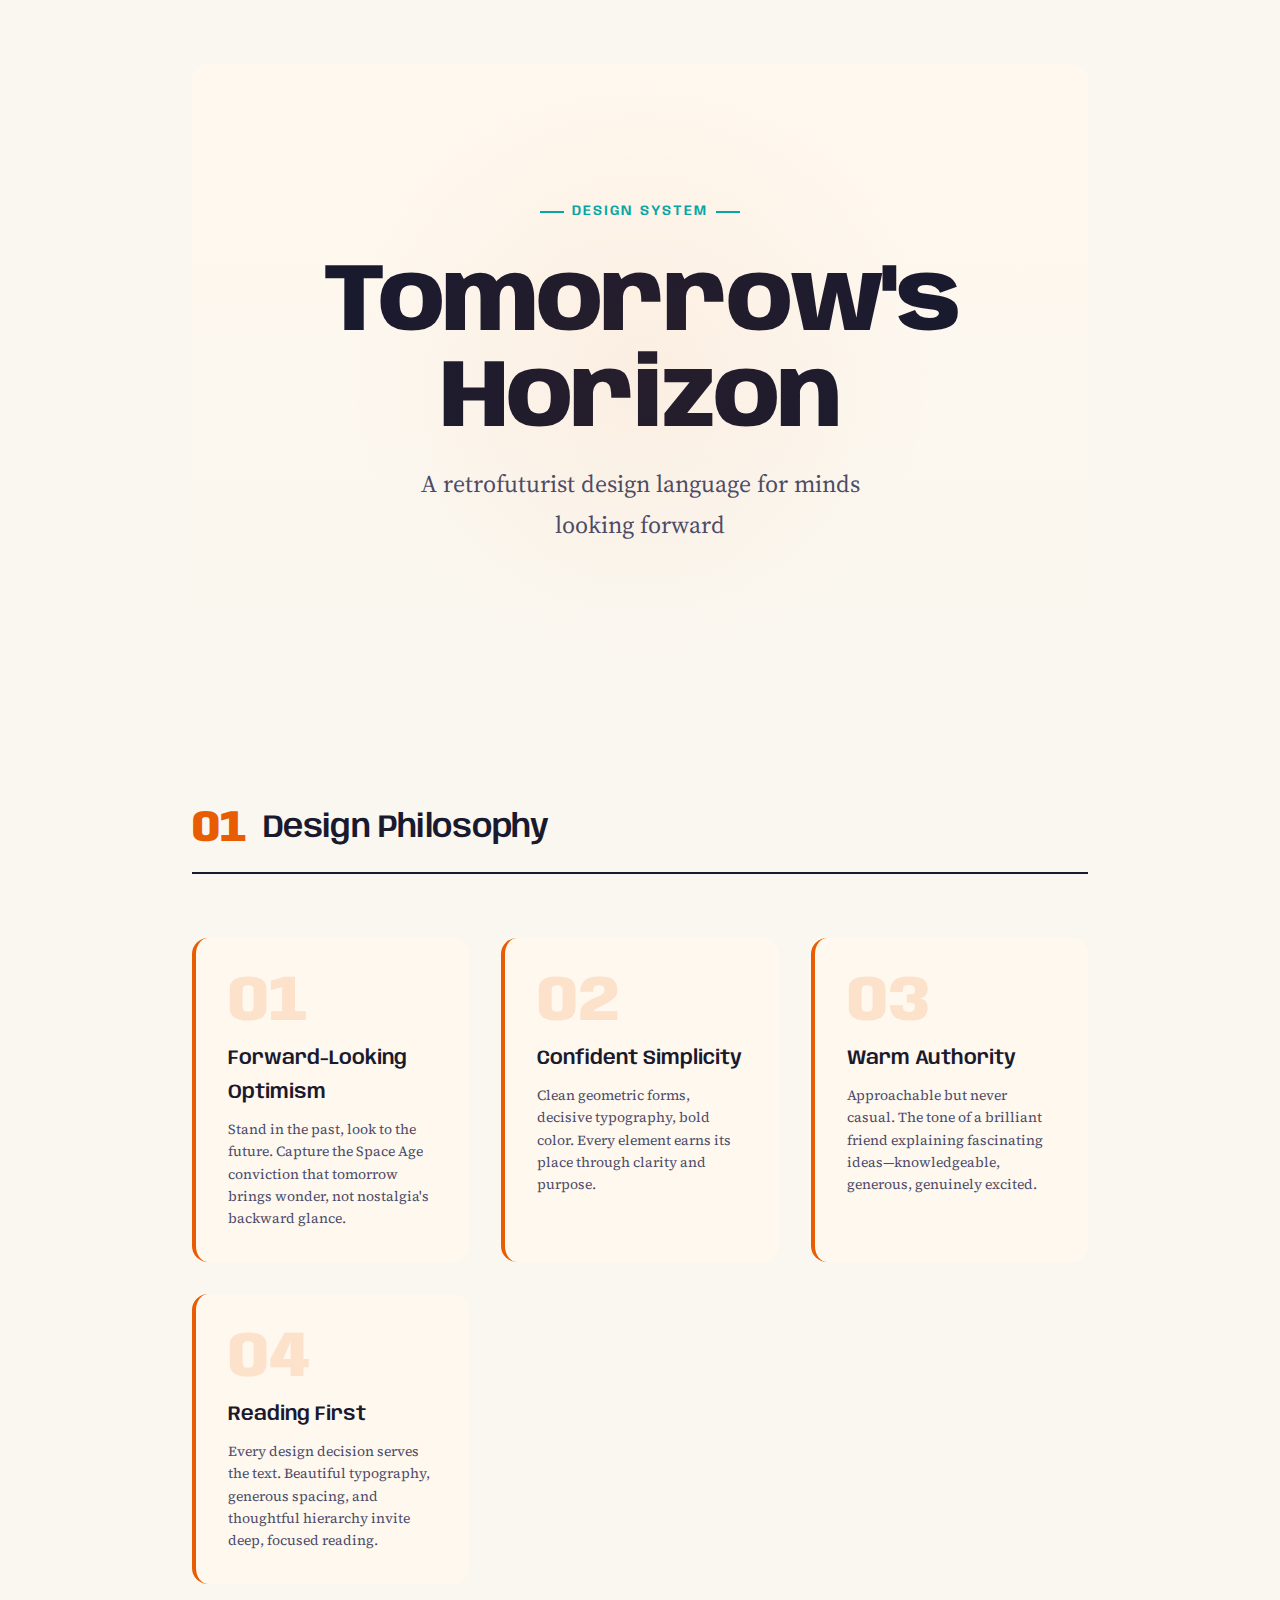
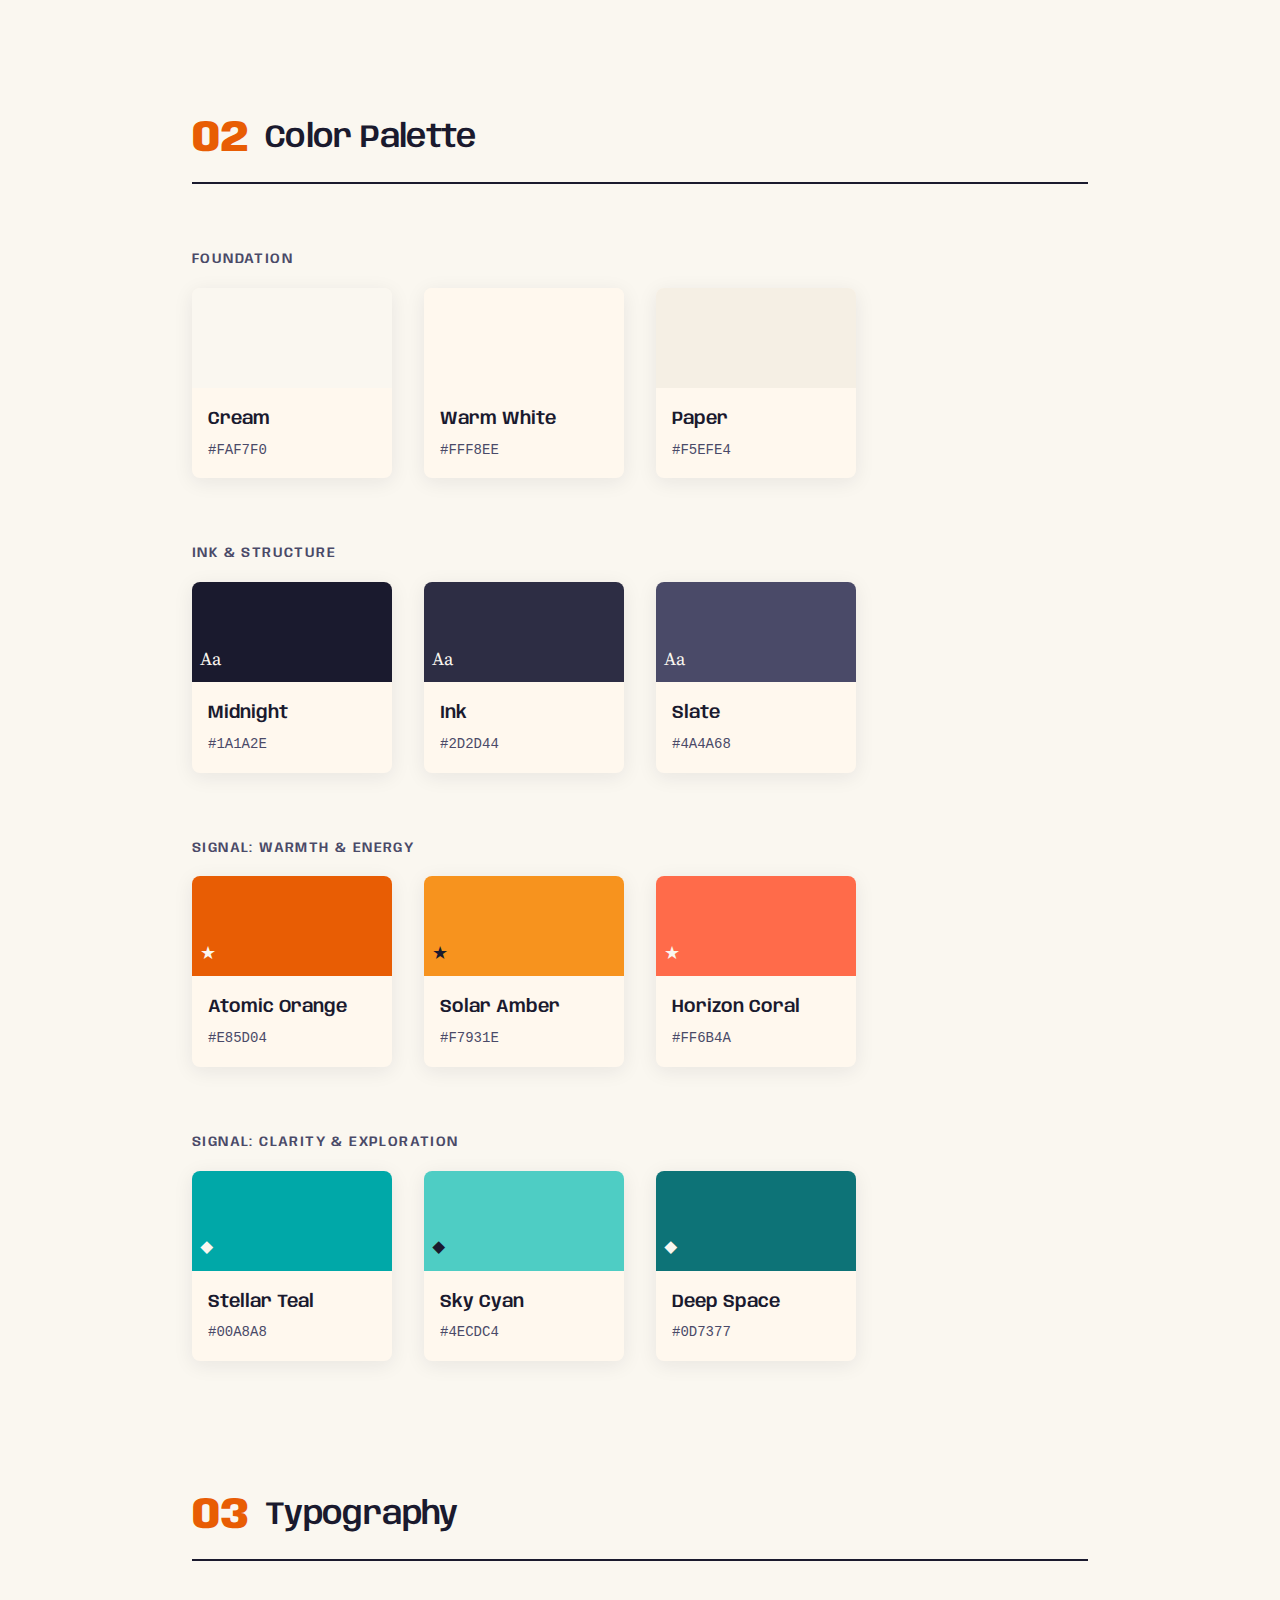
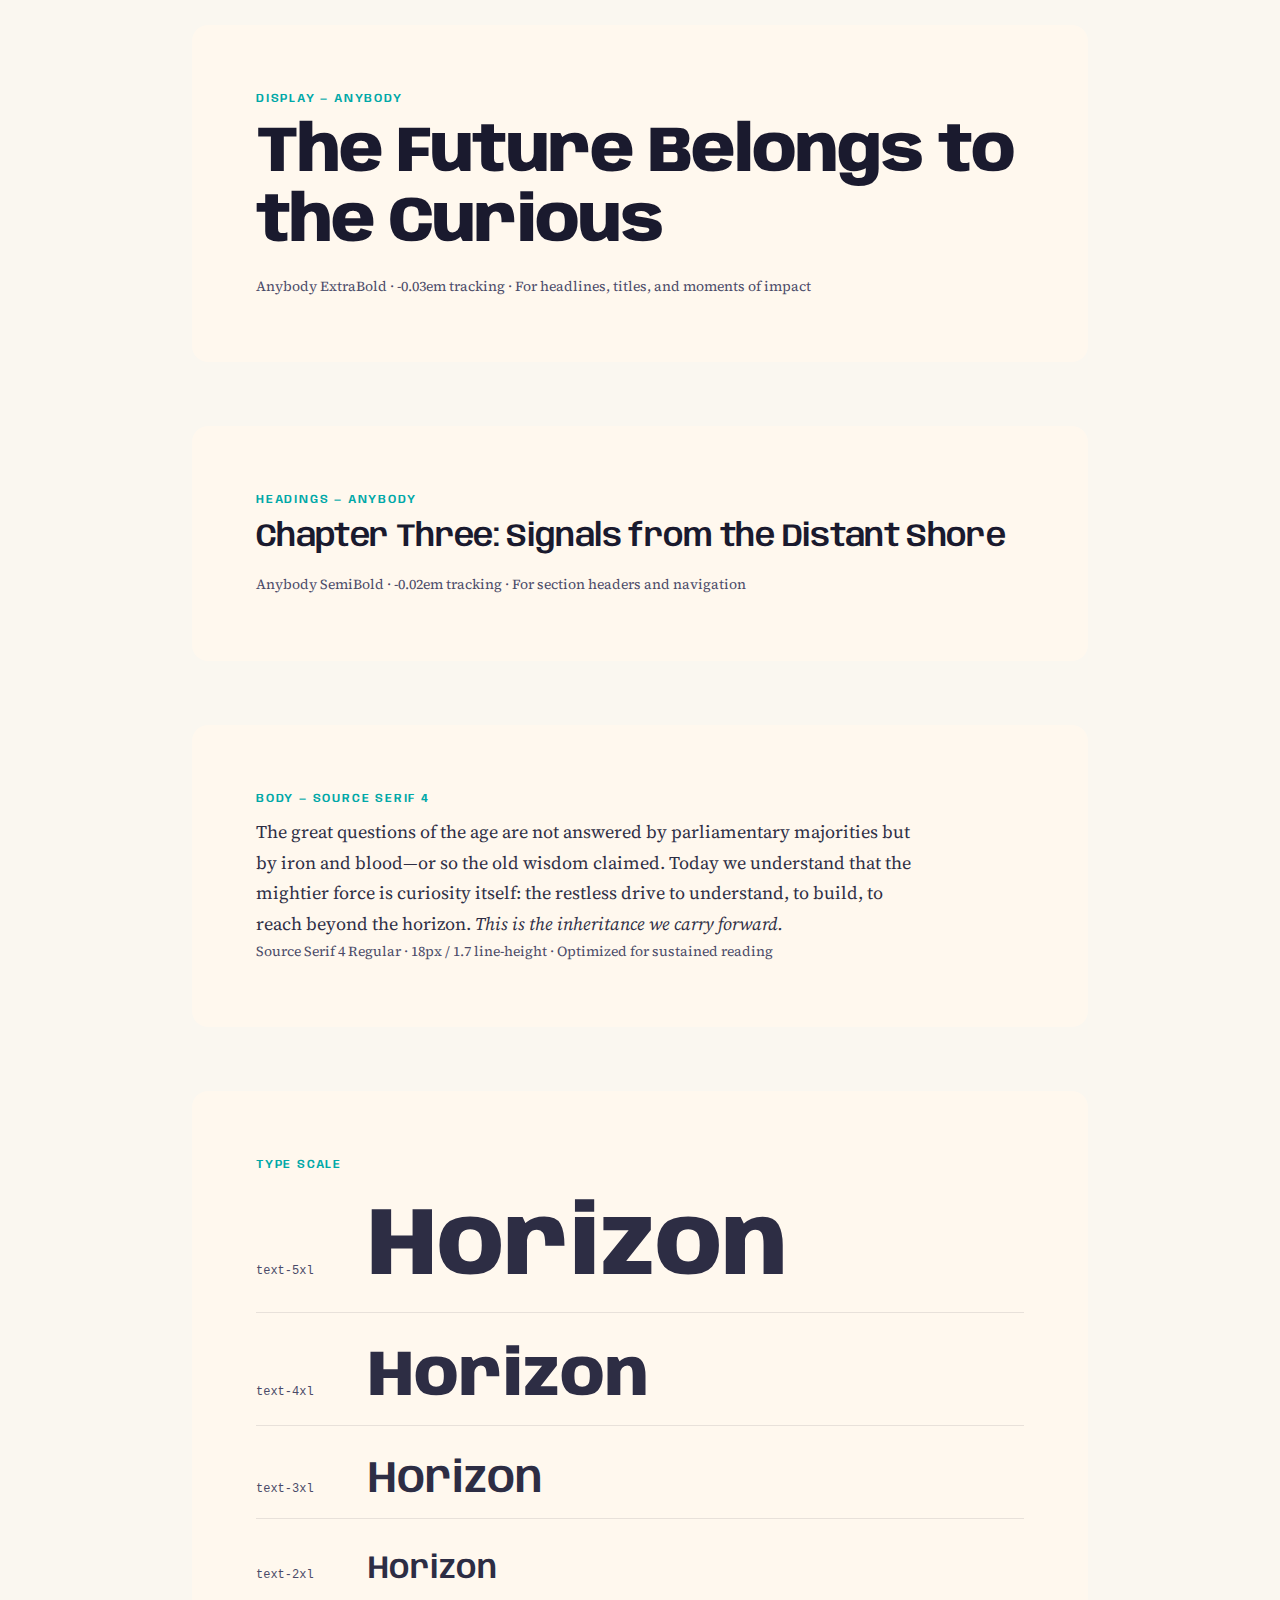
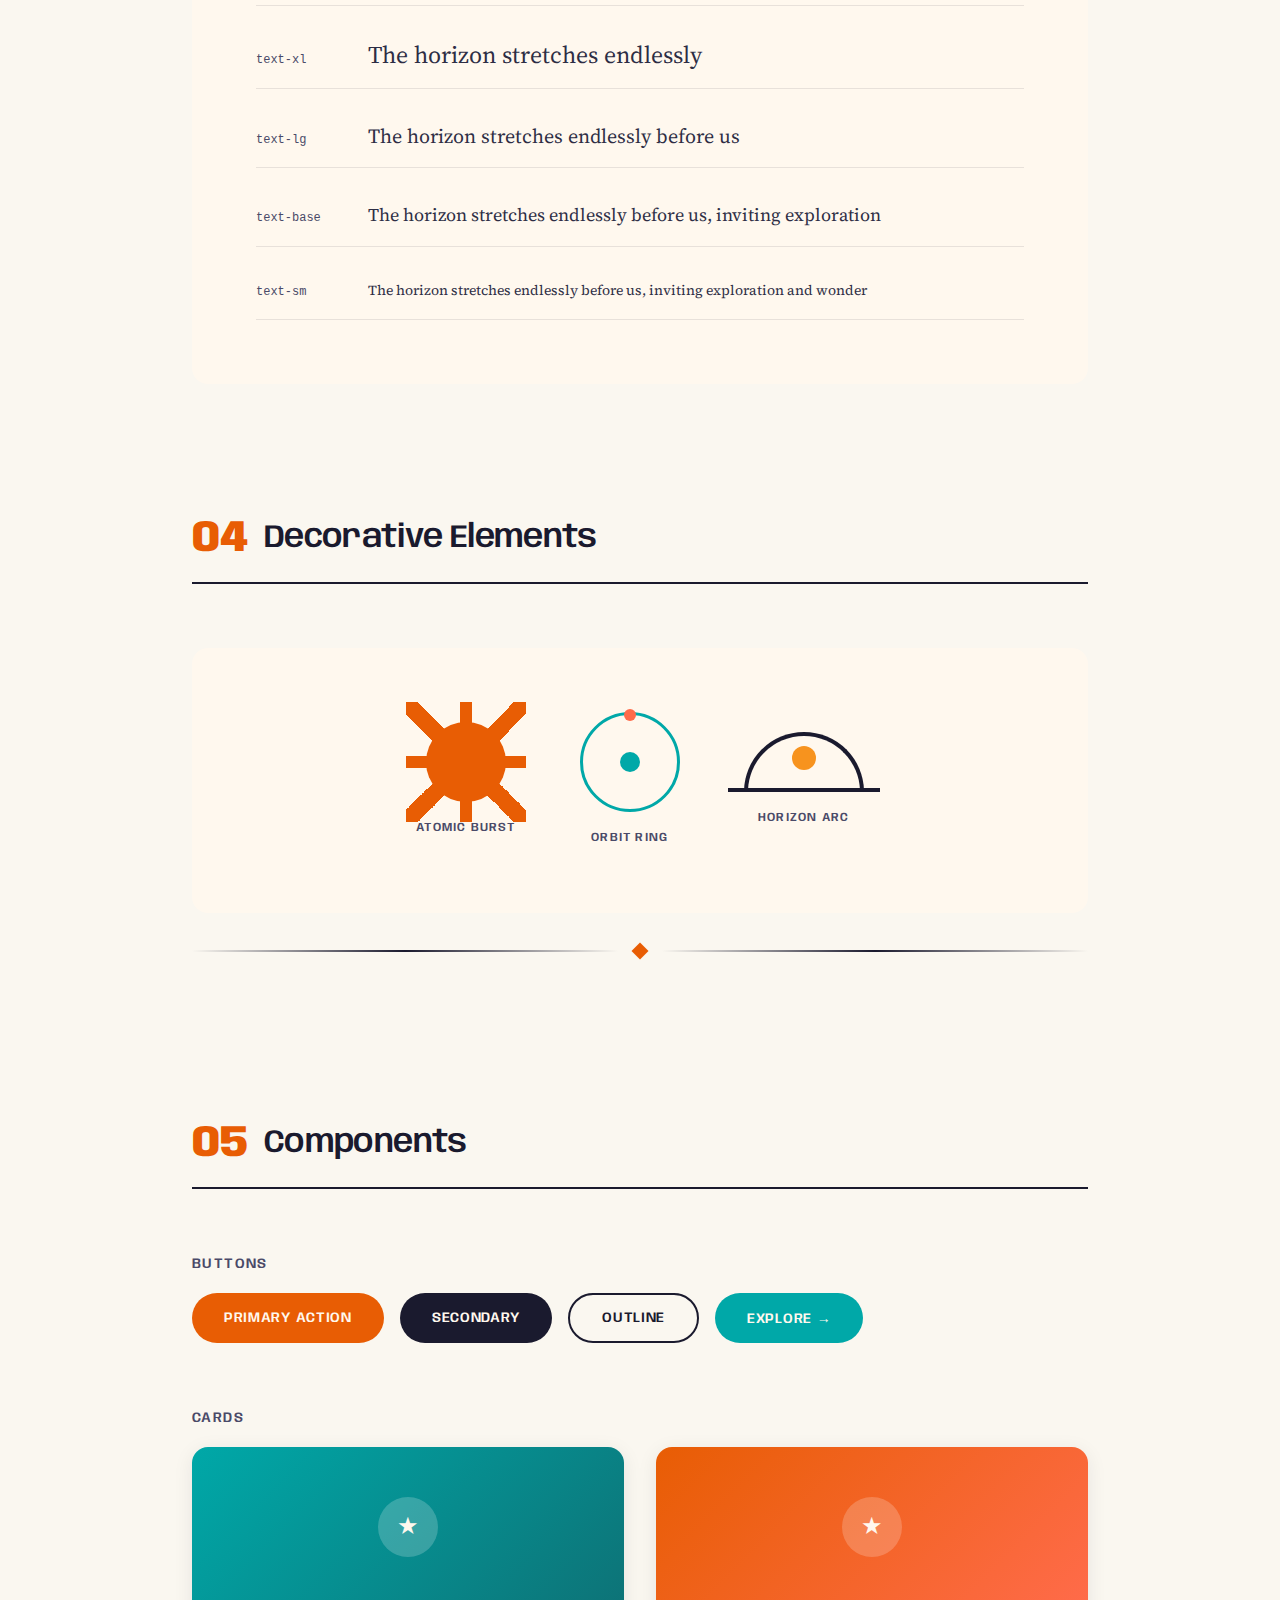
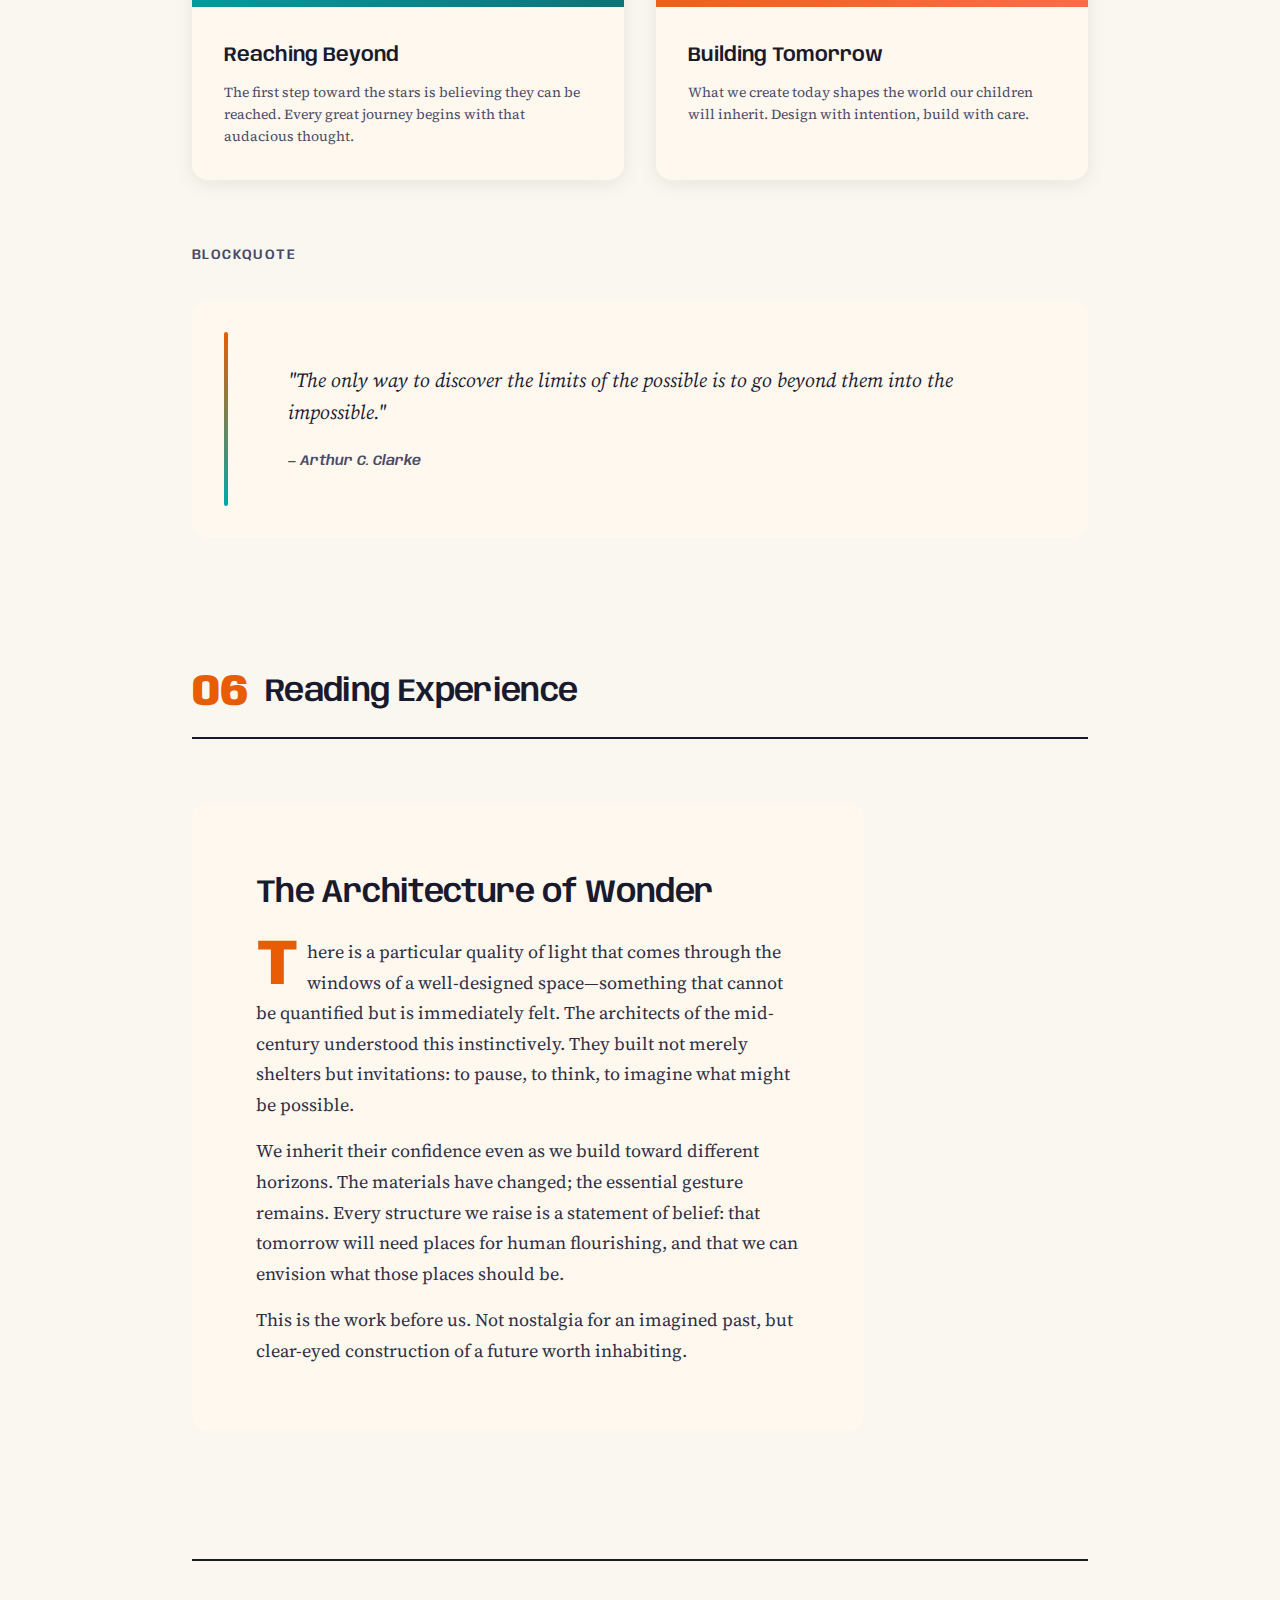
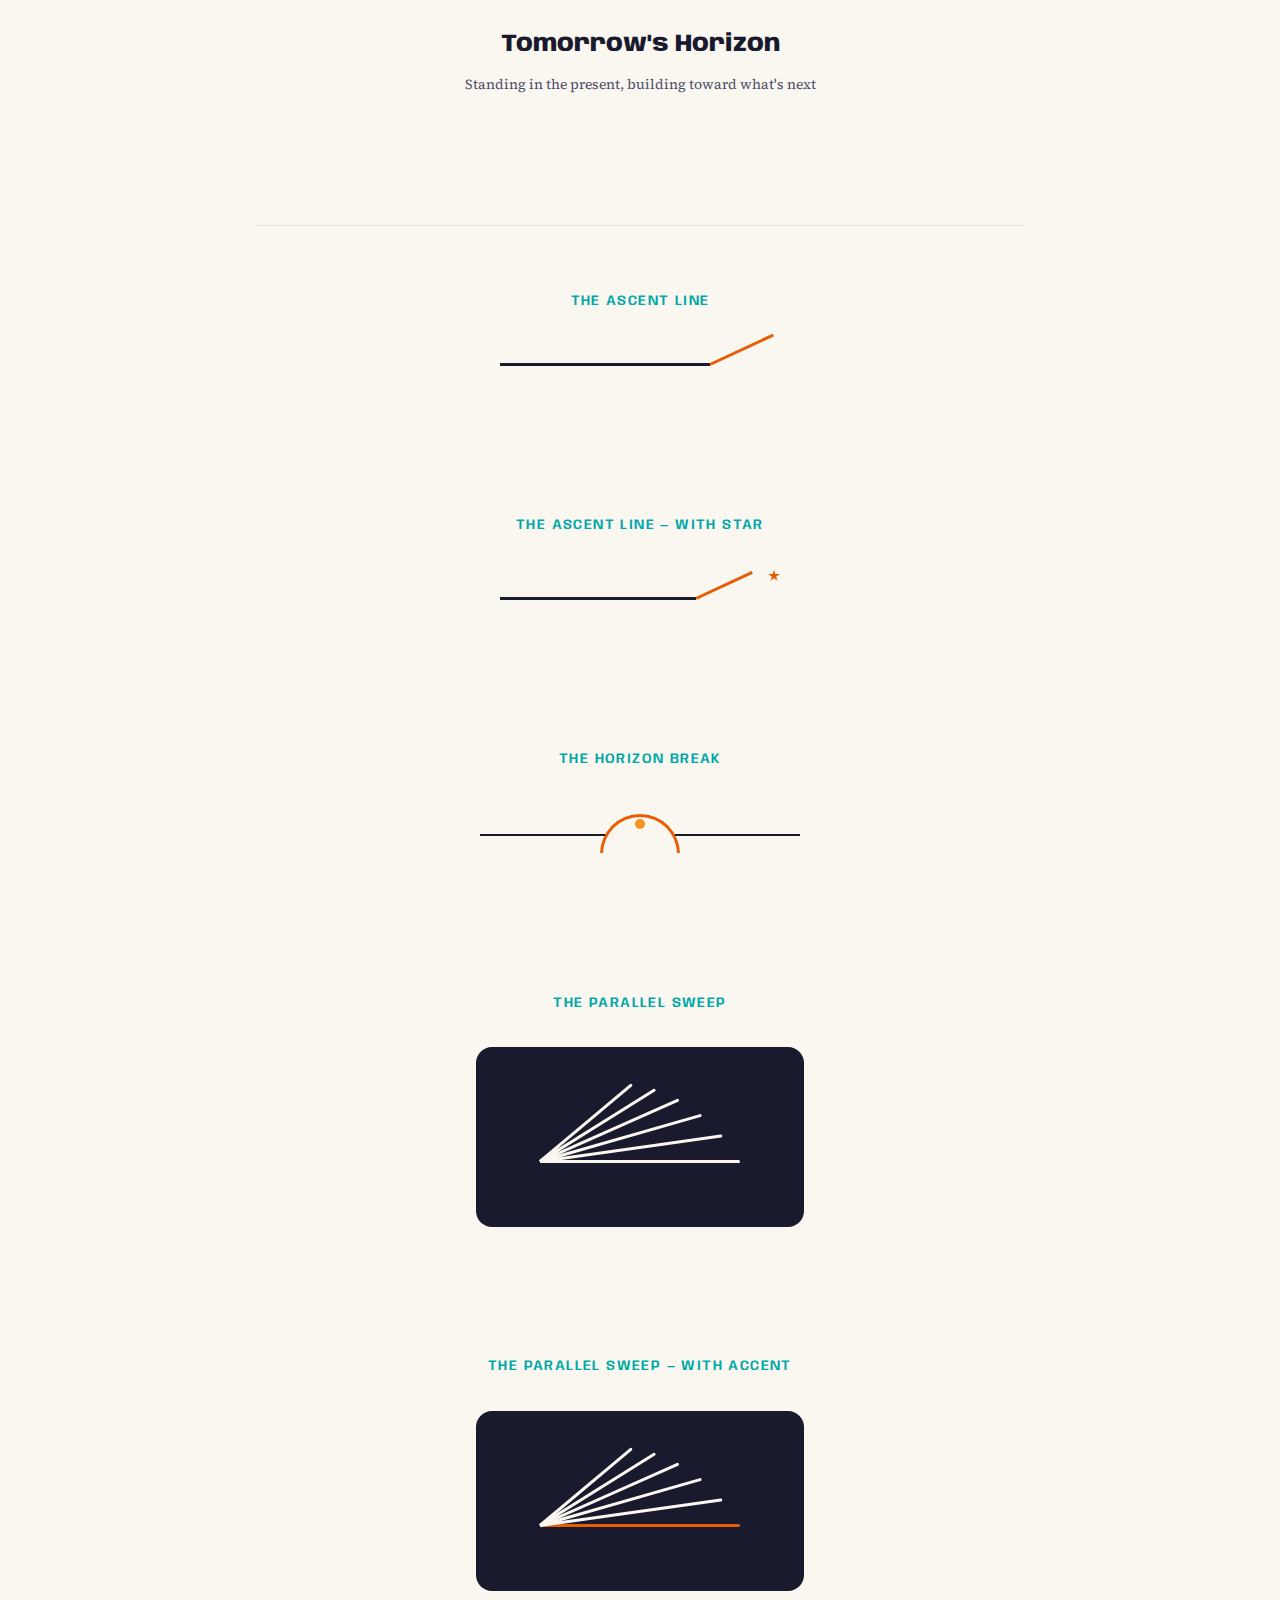
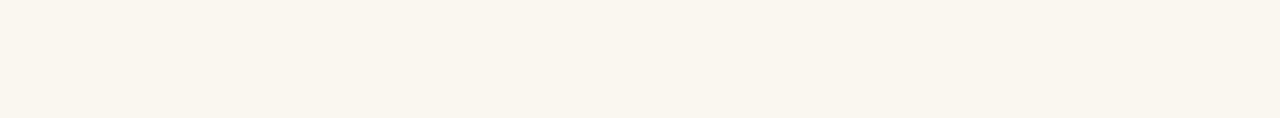
<file: style-guide.html>
<!DOCTYPE html>
<html lang="en">
<head>
  <meta charset="UTF-8">
  <meta name="viewport" content="width=device-width, initial-scale=1.0">
  <title>Style Guide — Tomorrow's Horizon</title>
  
  <link rel="preconnect" href="https://fonts.googleapis.com">
  <link rel="preconnect" href="https://fonts.gstatic.com" crossorigin>
  <link href="https://fonts.googleapis.com/css2?family=Anybody:wght@400;600;800&family=Source+Serif+4:ital,opsz,wght@0,8..60,400;0,8..60,600;1,8..60,400&display=swap" rel="stylesheet">
  
  <style>
    :root {
      /* Color Palette: Space Age Optimism */
      --cream: #FAF7F0;
      --warm-white: #FFF8EE;
      --paper: #F5EFE4;
      
      --midnight: #1A1A2E;
      --ink: #2D2D44;
      --slate: #4A4A68;
      
      --atomic-orange: #E85D04;
      --solar-amber: #F7931E;
      --horizon-coral: #FF6B4A;
      
      --stellar-teal: #00A8A8;
      --sky-cyan: #4ECDC4;
      --deep-space: #0D7377;
      
      --accent-gold: #D4A84B;
      
      /* Typography Scale */
      --font-display: 'Anybody', sans-serif;
      --font-body: 'Source Serif 4', Georgia, serif;
      
      --text-xs: 0.75rem;
      --text-sm: 0.875rem;
      --text-base: 1.125rem;
      --text-lg: 1.25rem;
      --text-xl: 1.5rem;
      --text-2xl: 2rem;
      --text-3xl: 2.75rem;
      --text-4xl: 4rem;
      --text-5xl: 6rem;
      
      /* Spacing */
      --space-xs: 0.25rem;
      --space-sm: 0.5rem;
      --space-md: 1rem;
      --space-lg: 2rem;
      --space-xl: 4rem;
      --space-2xl: 8rem;
      
      /* Layout */
      --content-width: 42rem;
      --wide-width: 64rem;
      --full-width: 100%;
      
      /* Effects */
      --radius-sm: 4px;
      --radius-md: 8px;
      --radius-lg: 16px;
      --radius-pill: 100px;
      --radius-circle: 50%;
      
      --shadow-soft: 0 4px 20px rgba(26, 26, 46, 0.08);
      --shadow-lifted: 0 8px 40px rgba(26, 26, 46, 0.12);
      --shadow-dramatic: 0 20px 60px rgba(26, 26, 46, 0.2);
    }
    
    *, *::before, *::after {
      box-sizing: border-box;
      margin: 0;
      padding: 0;
    }
    
    html {
      font-size: 16px;
      scroll-behavior: smooth;
    }
    
    body {
      font-family: var(--font-body);
      font-size: var(--text-base);
      line-height: 1.7;
      color: var(--ink);
      background: var(--cream);
      -webkit-font-smoothing: antialiased;
    }
    
    /* Page Structure */
    .guide {
      max-width: var(--wide-width);
      margin: 0 auto;
      padding: var(--space-xl);
    }
    
    /* Hero Header */
    .hero {
      text-align: center;
      padding: var(--space-2xl) var(--space-lg);
      margin-bottom: var(--space-2xl);
      background: linear-gradient(180deg, var(--warm-white) 0%, var(--cream) 100%);
      border-radius: var(--radius-lg);
      position: relative;
      overflow: hidden;
    }
    
    .hero::before {
      content: '';
      position: absolute;
      top: 50%;
      left: 50%;
      transform: translate(-50%, -50%);
      width: 600px;
      height: 600px;
      background: radial-gradient(circle, rgba(232, 93, 4, 0.06) 0%, transparent 70%);
      pointer-events: none;
    }
    
    .hero-badge {
      display: inline-flex;
      align-items: center;
      gap: var(--space-sm);
      font-family: var(--font-display);
      font-size: var(--text-sm);
      font-weight: 600;
      letter-spacing: 0.15em;
      text-transform: uppercase;
      color: var(--stellar-teal);
      margin-bottom: var(--space-lg);
    }
    
    .hero-badge::before,
    .hero-badge::after {
      content: '';
      width: 24px;
      height: 2px;
      background: var(--stellar-teal);
    }
    
    .hero h1 {
      font-family: var(--font-display);
      font-size: var(--text-5xl);
      font-weight: 800;
      line-height: 1;
      letter-spacing: -0.03em;
      color: var(--midnight);
      margin-bottom: var(--space-md);
    }
    
    .hero-subtitle {
      font-size: var(--text-xl);
      color: var(--slate);
      max-width: 32rem;
      margin: 0 auto;
    }
    
    /* Section Structure */
    section {
      margin-bottom: var(--space-2xl);
    }
    
    .section-header {
      display: flex;
      align-items: center;
      gap: var(--space-md);
      margin-bottom: var(--space-xl);
      padding-bottom: var(--space-md);
      border-bottom: 2px solid var(--midnight);
    }
    
    .section-number {
      font-family: var(--font-display);
      font-size: var(--text-3xl);
      font-weight: 800;
      color: var(--atomic-orange);
      line-height: 1;
    }
    
    .section-title {
      font-family: var(--font-display);
      font-size: var(--text-2xl);
      font-weight: 600;
      color: var(--midnight);
      letter-spacing: -0.02em;
    }
    
    /* Color Swatches */
    .color-grid {
      display: grid;
      grid-template-columns: repeat(auto-fill, minmax(200px, 1fr));
      gap: var(--space-lg);
    }
    
    .color-group {
      margin-bottom: var(--space-xl);
    }
    
    .color-group-title {
      font-family: var(--font-display);
      font-size: var(--text-sm);
      font-weight: 600;
      letter-spacing: 0.1em;
      text-transform: uppercase;
      color: var(--slate);
      margin-bottom: var(--space-md);
    }
    
    .color-swatch {
      background: var(--warm-white);
      border-radius: var(--radius-md);
      overflow: hidden;
      box-shadow: var(--shadow-soft);
    }
    
    .color-swatch-sample {
      height: 100px;
      display: flex;
      align-items: flex-end;
      padding: var(--space-sm);
    }
    
    .color-swatch-info {
      padding: var(--space-md);
    }
    
    .color-swatch-name {
      font-family: var(--font-display);
      font-weight: 600;
      color: var(--midnight);
      margin-bottom: var(--space-xs);
    }
    
    .color-swatch-value {
      font-family: 'SF Mono', 'Consolas', monospace;
      font-size: var(--text-sm);
      color: var(--slate);
    }
    
    /* Typography Showcase */
    .type-specimen {
      margin-bottom: var(--space-xl);
      padding: var(--space-xl);
      background: var(--warm-white);
      border-radius: var(--radius-lg);
    }
    
    .type-label {
      font-family: var(--font-display);
      font-size: var(--text-xs);
      font-weight: 600;
      letter-spacing: 0.15em;
      text-transform: uppercase;
      color: var(--stellar-teal);
      margin-bottom: var(--space-sm);
    }
    
    .type-display {
      font-family: var(--font-display);
      font-size: var(--text-4xl);
      font-weight: 800;
      line-height: 1.1;
      letter-spacing: -0.03em;
      color: var(--midnight);
      margin-bottom: var(--space-md);
    }
    
    .type-heading {
      font-family: var(--font-display);
      font-size: var(--text-2xl);
      font-weight: 600;
      line-height: 1.2;
      letter-spacing: -0.02em;
      color: var(--midnight);
      margin-bottom: var(--space-md);
    }
    
    .type-body {
      font-family: var(--font-body);
      font-size: var(--text-base);
      line-height: 1.7;
      color: var(--ink);
      max-width: var(--content-width);
    }
    
    .type-body em {
      font-style: italic;
    }
    
    .type-meta {
      font-family: var(--font-body);
      font-size: var(--text-sm);
      color: var(--slate);
    }
    
    /* Type Scale */
    .type-scale {
      display: flex;
      flex-direction: column;
      gap: var(--space-md);
    }
    
    .type-scale-item {
      display: flex;
      align-items: baseline;
      gap: var(--space-lg);
      padding: var(--space-md) 0;
      border-bottom: 1px solid rgba(26, 26, 46, 0.1);
    }
    
    .type-scale-label {
      font-family: 'SF Mono', 'Consolas', monospace;
      font-size: var(--text-xs);
      color: var(--slate);
      min-width: 80px;
    }
    
    /* Decorative Elements */
    .ornaments {
      display: flex;
      flex-wrap: wrap;
      gap: var(--space-xl);
      align-items: center;
      justify-content: center;
      padding: var(--space-xl);
      background: var(--warm-white);
      border-radius: var(--radius-lg);
    }
    
    .ornament {
      display: flex;
      flex-direction: column;
      align-items: center;
      gap: var(--space-md);
    }
    
    .ornament-label {
      font-family: var(--font-display);
      font-size: var(--text-xs);
      font-weight: 600;
      letter-spacing: 0.1em;
      text-transform: uppercase;
      color: var(--slate);
    }
    
    /* Atomic Burst */
    .atomic-burst {
      width: 80px;
      height: 80px;
      position: relative;
    }
    
    .atomic-burst::before {
      content: '';
      position: absolute;
      inset: 0;
      background: var(--atomic-orange);
      border-radius: var(--radius-circle);
    }
    
    .atomic-burst::after {
      content: '';
      position: absolute;
      top: 50%;
      left: 50%;
      transform: translate(-50%, -50%);
      width: 120px;
      height: 120px;
      background: 
        linear-gradient(0deg, transparent 45%, var(--atomic-orange) 45%, var(--atomic-orange) 55%, transparent 55%),
        linear-gradient(90deg, transparent 45%, var(--atomic-orange) 45%, var(--atomic-orange) 55%, transparent 55%),
        linear-gradient(45deg, transparent 45%, var(--atomic-orange) 45%, var(--atomic-orange) 55%, transparent 55%),
        linear-gradient(-45deg, transparent 45%, var(--atomic-orange) 45%, var(--atomic-orange) 55%, transparent 55%);
    }
    
    /* Orbit Ring */
    .orbit-ring {
      width: 100px;
      height: 100px;
      border: 3px solid var(--stellar-teal);
      border-radius: var(--radius-circle);
      position: relative;
    }
    
    .orbit-ring::before {
      content: '';
      position: absolute;
      top: 50%;
      left: 50%;
      transform: translate(-50%, -50%);
      width: 20px;
      height: 20px;
      background: var(--stellar-teal);
      border-radius: var(--radius-circle);
    }
    
    .orbit-ring::after {
      content: '';
      position: absolute;
      top: -6px;
      left: 50%;
      transform: translateX(-50%);
      width: 12px;
      height: 12px;
      background: var(--horizon-coral);
      border-radius: var(--radius-circle);
    }
    
    /* Horizon Arc */
    .horizon-arc {
      width: 120px;
      height: 60px;
      border: 4px solid var(--midnight);
      border-bottom: none;
      border-radius: 120px 120px 0 0;
      position: relative;
    }
    
    .horizon-arc::before {
      content: '';
      position: absolute;
      bottom: 0;
      left: -20px;
      right: -20px;
      height: 4px;
      background: var(--midnight);
    }
    
    .horizon-arc::after {
      content: '';
      position: absolute;
      top: 10px;
      left: 50%;
      transform: translateX(-50%);
      width: 24px;
      height: 24px;
      background: var(--solar-amber);
      border-radius: var(--radius-circle);
    }
    
    /* Section Divider */
    .section-divider {
      display: flex;
      align-items: center;
      justify-content: center;
      gap: var(--space-md);
      padding: var(--space-lg) 0;
    }
    
    .divider-line {
      flex: 1;
      height: 2px;
      background: linear-gradient(90deg, transparent, var(--midnight), transparent);
    }
    
    .divider-diamond {
      width: 12px;
      height: 12px;
      background: var(--atomic-orange);
      transform: rotate(45deg);
    }
    
    /* Buttons */
    .button-grid {
      display: flex;
      flex-wrap: wrap;
      gap: var(--space-md);
      margin-bottom: var(--space-lg);
    }
    
    .btn {
      font-family: var(--font-display);
      font-size: var(--text-sm);
      font-weight: 600;
      letter-spacing: 0.05em;
      text-transform: uppercase;
      text-decoration: none;
      padding: var(--space-md) var(--space-lg);
      border: none;
      border-radius: var(--radius-pill);
      cursor: pointer;
      transition: all 0.2s ease;
      display: inline-flex;
      align-items: center;
      gap: var(--space-sm);
    }
    
    .btn-primary {
      background: var(--atomic-orange);
      color: var(--warm-white);
    }
    
    .btn-primary:hover {
      background: var(--horizon-coral);
      transform: translateY(-2px);
      box-shadow: var(--shadow-lifted);
    }
    
    .btn-secondary {
      background: var(--midnight);
      color: var(--warm-white);
    }
    
    .btn-secondary:hover {
      background: var(--ink);
      transform: translateY(-2px);
      box-shadow: var(--shadow-lifted);
    }
    
    .btn-outline {
      background: transparent;
      color: var(--midnight);
      border: 2px solid var(--midnight);
    }
    
    .btn-outline:hover {
      background: var(--midnight);
      color: var(--warm-white);
    }
    
    .btn-teal {
      background: var(--stellar-teal);
      color: var(--warm-white);
    }
    
    .btn-teal:hover {
      background: var(--deep-space);
      transform: translateY(-2px);
      box-shadow: var(--shadow-lifted);
    }
    
    /* Cards */
    .card-grid {
      display: grid;
      grid-template-columns: repeat(auto-fit, minmax(280px, 1fr));
      gap: var(--space-lg);
    }
    
    .card {
      background: var(--warm-white);
      border-radius: var(--radius-lg);
      overflow: hidden;
      box-shadow: var(--shadow-soft);
      transition: all 0.3s ease;
    }
    
    .card:hover {
      transform: translateY(-4px);
      box-shadow: var(--shadow-lifted);
    }
    
    .card-image {
      height: 160px;
      background: linear-gradient(135deg, var(--stellar-teal) 0%, var(--deep-space) 100%);
      display: flex;
      align-items: center;
      justify-content: center;
    }
    
    .card-image-icon {
      width: 60px;
      height: 60px;
      background: rgba(255, 255, 255, 0.2);
      border-radius: var(--radius-circle);
      display: flex;
      align-items: center;
      justify-content: center;
    }
    
    .card-image-icon::before {
      content: '★';
      font-size: 24px;
      color: var(--warm-white);
    }
    
    .card-body {
      padding: var(--space-lg);
    }
    
    .card-title {
      font-family: var(--font-display);
      font-size: var(--text-lg);
      font-weight: 600;
      color: var(--midnight);
      margin-bottom: var(--space-sm);
    }
    
    .card-text {
      font-size: var(--text-sm);
      color: var(--slate);
      line-height: 1.6;
    }
    
    /* Blockquote */
    .blockquote {
      position: relative;
      padding: var(--space-xl);
      padding-left: calc(var(--space-xl) + var(--space-lg));
      background: var(--warm-white);
      border-radius: var(--radius-lg);
      margin: var(--space-lg) 0;
    }
    
    .blockquote::before {
      content: '';
      position: absolute;
      left: var(--space-lg);
      top: var(--space-lg);
      bottom: var(--space-lg);
      width: 4px;
      background: linear-gradient(180deg, var(--atomic-orange), var(--stellar-teal));
      border-radius: 2px;
    }
    
    .blockquote-text {
      font-family: var(--font-body);
      font-size: var(--text-lg);
      font-style: italic;
      color: var(--midnight);
      line-height: 1.6;
      margin-bottom: var(--space-md);
    }
    
    .blockquote-cite {
      font-family: var(--font-display);
      font-size: var(--text-sm);
      font-weight: 600;
      color: var(--slate);
    }
    
    /* Reading Sample */
    .reading-sample {
      max-width: var(--content-width);
      padding: var(--space-xl);
      background: var(--warm-white);
      border-radius: var(--radius-lg);
    }
    
    .reading-sample h2 {
      font-family: var(--font-display);
      font-size: var(--text-2xl);
      font-weight: 600;
      color: var(--midnight);
      margin-bottom: var(--space-md);
      letter-spacing: -0.02em;
    }
    
    .reading-sample p {
      margin-bottom: var(--space-md);
    }
    
    .reading-sample p:last-child {
      margin-bottom: 0;
    }
    
    .reading-sample .dropcap {
      float: left;
      font-family: var(--font-display);
      font-size: 4rem;
      font-weight: 800;
      line-height: 0.8;
      padding-right: var(--space-sm);
      padding-top: var(--space-xs);
      color: var(--atomic-orange);
    }
    
    /* Design Principles */
    .principles {
      display: grid;
      grid-template-columns: repeat(auto-fit, minmax(250px, 1fr));
      gap: var(--space-lg);
    }
    
    .principle {
      padding: var(--space-lg);
      background: var(--warm-white);
      border-radius: var(--radius-lg);
      border-left: 4px solid var(--atomic-orange);
    }
    
    .principle-number {
      font-family: var(--font-display);
      font-size: var(--text-4xl);
      font-weight: 800;
      color: rgba(232, 93, 4, 0.15);
      line-height: 1;
      margin-bottom: var(--space-sm);
    }
    
    .principle-title {
      font-family: var(--font-display);
      font-size: var(--text-lg);
      font-weight: 600;
      color: var(--midnight);
      margin-bottom: var(--space-sm);
    }
    
    .principle-text {
      font-size: var(--text-sm);
      color: var(--slate);
      line-height: 1.6;
    }
    
    /* Footer */
    .guide-footer {
      text-align: center;
      padding: var(--space-xl);
      margin-top: var(--space-2xl);
      border-top: 2px solid var(--midnight);
    }
    
    .footer-logo {
      font-family: var(--font-display);
      font-size: var(--text-xl);
      font-weight: 800;
      color: var(--midnight);
      margin-bottom: var(--space-sm);
    }
    
    .footer-tagline {
      font-size: var(--text-sm);
      color: var(--slate);
    }
    
    /* Footer Ornaments */
    .footer-ornaments {
      display: flex;
      flex-direction: column;
      gap: var(--space-2xl);
      margin-top: var(--space-2xl);
      padding-top: var(--space-xl);
      border-top: 1px solid rgba(26, 26, 46, 0.1);
    }
    
    .ornament-demo {
      display: flex;
      flex-direction: column;
      align-items: center;
      gap: var(--space-lg);
    }
    
    .ornament-demo-label {
      font-family: var(--font-display);
      font-size: var(--text-sm);
      font-weight: 600;
      letter-spacing: 0.1em;
      text-transform: uppercase;
      color: var(--stellar-teal);
    }
    
    /* Ascent Line */
    .ascent-line {
      width: 280px;
      height: 40px;
      position: relative;
    }
    
    .ascent-line::before {
      content: '';
      position: absolute;
      bottom: 50%;
      left: 0;
      width: 75%;
      height: 3px;
      background: var(--midnight);
    }
    
    .ascent-line::after {
      content: '';
      position: absolute;
      bottom: 50%;
      left: 75%;
      width: 25%;
      height: 3px;
      background: var(--atomic-orange);
      transform-origin: left center;
      transform: rotate(-25deg);
      border-radius: 0 2px 2px 0;
    }
    
    /* Ascent Line with star accent */
    .ascent-line-star {
      width: 280px;
      height: 50px;
      position: relative;
    }
    
    .ascent-line-star::before {
      content: '';
      position: absolute;
      bottom: 20px;
      left: 0;
      width: 70%;
      height: 3px;
      background: var(--midnight);
    }
    
    .ascent-line-star::after {
      content: '';
      position: absolute;
      bottom: 20px;
      left: 70%;
      width: 22%;
      height: 3px;
      background: var(--atomic-orange);
      transform-origin: left center;
      transform: rotate(-25deg);
    }
    
    .ascent-line-star .star {
      position: absolute;
      right: 0;
      top: 0;
      width: 12px;
      height: 12px;
      background: var(--atomic-orange);
      clip-path: polygon(50% 0%, 61% 35%, 98% 35%, 68% 57%, 79% 91%, 50% 70%, 21% 91%, 32% 57%, 2% 35%, 39% 35%);
    }
    
    /* Horizon Break */
    .horizon-break {
      width: 320px;
      height: 60px;
      position: relative;
    }
    
    .horizon-break::before {
      content: '';
      position: absolute;
      top: 50%;
      left: 0;
      right: 0;
      height: 2px;
      background: var(--midnight);
    }
    
    .horizon-break .arc {
      position: absolute;
      top: 50%;
      left: 50%;
      transform: translate(-50%, -50%);
      width: 80px;
      height: 40px;
      border: 3px solid var(--atomic-orange);
      border-bottom: none;
      border-radius: 80px 80px 0 0;
      background: var(--cream);
    }
    
    .horizon-break .arc::before {
      content: '';
      position: absolute;
      top: 2px;
      left: 50%;
      transform: translateX(-50%);
      width: 10px;
      height: 10px;
      background: var(--solar-amber);
      border-radius: 50%;
    }
    
    .horizon-break .arc::after {
      content: '';
      position: absolute;
      bottom: -1px;
      left: -20px;
      right: -20px;
      height: 2px;
      background: var(--cream);
    }
    
    /* Parallel Sweep - inspired by First Steps aesthetic */
    .parallel-sweep {
      width: 200px;
      height: 120px;
      position: relative;
      overflow: visible;
    }
    
    .parallel-sweep .sweep-line {
      position: absolute;
      left: 0;
      width: 100%;
      height: 3px;
      background: var(--cream);
      border-radius: 0 2px 2px 0;
      transform-origin: left center;
    }
    
    .parallel-sweep .sweep-line:nth-child(1) {
      bottom: 0;
      width: 100%;
      transform: rotate(0deg);
    }
    
    .parallel-sweep .sweep-line:nth-child(2) {
      bottom: 0;
      width: 92%;
      transform: rotate(-8deg);
    }
    
    .parallel-sweep .sweep-line:nth-child(3) {
      bottom: 0;
      width: 84%;
      transform: rotate(-16deg);
    }
    
    .parallel-sweep .sweep-line:nth-child(4) {
      bottom: 0;
      width: 76%;
      transform: rotate(-24deg);
    }
    
    .parallel-sweep .sweep-line:nth-child(5) {
      bottom: 0;
      width: 68%;
      transform: rotate(-32deg);
    }
    
    .parallel-sweep .sweep-line:nth-child(6) {
      bottom: 0;
      width: 60%;
      transform: rotate(-40deg);
    }
    
    .parallel-sweep-container {
      background: var(--midnight);
      padding: var(--space-xl);
      border-radius: var(--radius-lg);
      display: flex;
      justify-content: center;
      align-items: flex-end;
      height: 180px;
    }
    
    /* Variant with orange accent on bottom line */
    .parallel-sweep.with-accent .sweep-line:nth-child(1) {
      background: var(--atomic-orange);
    }
    
    /* Responsive */
    @media (max-width: 768px) {
      .guide {
        padding: var(--space-lg);
      }
      
      .hero {
        padding: var(--space-xl) var(--space-md);
      }
      
      .hero h1 {
        font-size: var(--text-3xl);
      }
      
      .type-display {
        font-size: var(--text-2xl);
      }
      
      .section-header {
        flex-direction: column;
        align-items: flex-start;
        gap: var(--space-sm);
      }
    }
  </style>
</head>
<body>
  <div class="guide">
    
    <!-- Hero -->
    <header class="hero">
      <div class="hero-badge">Design System</div>
      <h1>Tomorrow's Horizon</h1>
      <p class="hero-subtitle">A retrofuturist design language for minds looking forward</p>
    </header>
    
    <!-- Section 01: Design Philosophy -->
    <section>
      <div class="section-header">
        <span class="section-number">01</span>
        <h2 class="section-title">Design Philosophy</h2>
      </div>
      
      <div class="principles">
        <div class="principle">
          <div class="principle-number">01</div>
          <h3 class="principle-title">Forward-Looking Optimism</h3>
          <p class="principle-text">Stand in the past, look to the future. Capture the Space Age conviction that tomorrow brings wonder, not nostalgia's backward glance.</p>
        </div>
        <div class="principle">
          <div class="principle-number">02</div>
          <h3 class="principle-title">Confident Simplicity</h3>
          <p class="principle-text">Clean geometric forms, decisive typography, bold color. Every element earns its place through clarity and purpose.</p>
        </div>
        <div class="principle">
          <div class="principle-number">03</div>
          <h3 class="principle-title">Warm Authority</h3>
          <p class="principle-text">Approachable but never casual. The tone of a brilliant friend explaining fascinating ideas—knowledgeable, generous, genuinely excited.</p>
        </div>
        <div class="principle">
          <div class="principle-number">04</div>
          <h3 class="principle-title">Reading First</h3>
          <p class="principle-text">Every design decision serves the text. Beautiful typography, generous spacing, and thoughtful hierarchy invite deep, focused reading.</p>
        </div>
      </div>
    </section>
    
    <!-- Section 02: Color Palette -->
    <section>
      <div class="section-header">
        <span class="section-number">02</span>
        <h2 class="section-title">Color Palette</h2>
      </div>
      
      <div class="color-group">
        <h3 class="color-group-title">Foundation</h3>
        <div class="color-grid">
          <div class="color-swatch">
            <div class="color-swatch-sample" style="background: var(--cream);"></div>
            <div class="color-swatch-info">
              <div class="color-swatch-name">Cream</div>
              <div class="color-swatch-value">#FAF7F0</div>
            </div>
          </div>
          <div class="color-swatch">
            <div class="color-swatch-sample" style="background: var(--warm-white);"></div>
            <div class="color-swatch-info">
              <div class="color-swatch-name">Warm White</div>
              <div class="color-swatch-value">#FFF8EE</div>
            </div>
          </div>
          <div class="color-swatch">
            <div class="color-swatch-sample" style="background: var(--paper);"></div>
            <div class="color-swatch-info">
              <div class="color-swatch-name">Paper</div>
              <div class="color-swatch-value">#F5EFE4</div>
            </div>
          </div>
        </div>
      </div>
      
      <div class="color-group">
        <h3 class="color-group-title">Ink & Structure</h3>
        <div class="color-grid">
          <div class="color-swatch">
            <div class="color-swatch-sample" style="background: var(--midnight); color: var(--cream);">Aa</div>
            <div class="color-swatch-info">
              <div class="color-swatch-name">Midnight</div>
              <div class="color-swatch-value">#1A1A2E</div>
            </div>
          </div>
          <div class="color-swatch">
            <div class="color-swatch-sample" style="background: var(--ink); color: var(--cream);">Aa</div>
            <div class="color-swatch-info">
              <div class="color-swatch-name">Ink</div>
              <div class="color-swatch-value">#2D2D44</div>
            </div>
          </div>
          <div class="color-swatch">
            <div class="color-swatch-sample" style="background: var(--slate); color: var(--cream);">Aa</div>
            <div class="color-swatch-info">
              <div class="color-swatch-name">Slate</div>
              <div class="color-swatch-value">#4A4A68</div>
            </div>
          </div>
        </div>
      </div>
      
      <div class="color-group">
        <h3 class="color-group-title">Signal: Warmth & Energy</h3>
        <div class="color-grid">
          <div class="color-swatch">
            <div class="color-swatch-sample" style="background: var(--atomic-orange); color: var(--cream);">★</div>
            <div class="color-swatch-info">
              <div class="color-swatch-name">Atomic Orange</div>
              <div class="color-swatch-value">#E85D04</div>
            </div>
          </div>
          <div class="color-swatch">
            <div class="color-swatch-sample" style="background: var(--solar-amber); color: var(--midnight);">★</div>
            <div class="color-swatch-info">
              <div class="color-swatch-name">Solar Amber</div>
              <div class="color-swatch-value">#F7931E</div>
            </div>
          </div>
          <div class="color-swatch">
            <div class="color-swatch-sample" style="background: var(--horizon-coral); color: var(--cream);">★</div>
            <div class="color-swatch-info">
              <div class="color-swatch-name">Horizon Coral</div>
              <div class="color-swatch-value">#FF6B4A</div>
            </div>
          </div>
        </div>
      </div>
      
      <div class="color-group">
        <h3 class="color-group-title">Signal: Clarity & Exploration</h3>
        <div class="color-grid">
          <div class="color-swatch">
            <div class="color-swatch-sample" style="background: var(--stellar-teal); color: var(--cream);">◆</div>
            <div class="color-swatch-info">
              <div class="color-swatch-name">Stellar Teal</div>
              <div class="color-swatch-value">#00A8A8</div>
            </div>
          </div>
          <div class="color-swatch">
            <div class="color-swatch-sample" style="background: var(--sky-cyan); color: var(--midnight);">◆</div>
            <div class="color-swatch-info">
              <div class="color-swatch-name">Sky Cyan</div>
              <div class="color-swatch-value">#4ECDC4</div>
            </div>
          </div>
          <div class="color-swatch">
            <div class="color-swatch-sample" style="background: var(--deep-space); color: var(--cream);">◆</div>
            <div class="color-swatch-info">
              <div class="color-swatch-name">Deep Space</div>
              <div class="color-swatch-value">#0D7377</div>
            </div>
          </div>
        </div>
      </div>
    </section>
    
    <!-- Section 03: Typography -->
    <section>
      <div class="section-header">
        <span class="section-number">03</span>
        <h2 class="section-title">Typography</h2>
      </div>
      
      <div class="type-specimen">
        <div class="type-label">Display — Anybody</div>
        <p class="type-display">The Future Belongs to the Curious</p>
        <p class="type-meta">Anybody ExtraBold · -0.03em tracking · For headlines, titles, and moments of impact</p>
      </div>
      
      <div class="type-specimen">
        <div class="type-label">Headings — Anybody</div>
        <p class="type-heading">Chapter Three: Signals from the Distant Shore</p>
        <p class="type-meta">Anybody SemiBold · -0.02em tracking · For section headers and navigation</p>
      </div>
      
      <div class="type-specimen">
        <div class="type-label">Body — Source Serif 4</div>
        <p class="type-body">The great questions of the age are not answered by parliamentary majorities but by iron and blood—or so the old wisdom claimed. Today we understand that the mightier force is curiosity itself: the restless drive to understand, to build, to reach beyond the horizon. <em>This is the inheritance we carry forward.</em></p>
        <p class="type-meta">Source Serif 4 Regular · 18px / 1.7 line-height · Optimized for sustained reading</p>
      </div>
      
      <div class="type-specimen">
        <div class="type-label">Type Scale</div>
        <div class="type-scale">
          <div class="type-scale-item">
            <span class="type-scale-label">text-5xl</span>
            <span style="font-family: var(--font-display); font-size: var(--text-5xl); font-weight: 800; line-height: 1;">Horizon</span>
          </div>
          <div class="type-scale-item">
            <span class="type-scale-label">text-4xl</span>
            <span style="font-family: var(--font-display); font-size: var(--text-4xl); font-weight: 800; line-height: 1;">Horizon</span>
          </div>
          <div class="type-scale-item">
            <span class="type-scale-label">text-3xl</span>
            <span style="font-family: var(--font-display); font-size: var(--text-3xl); font-weight: 600; line-height: 1;">Horizon</span>
          </div>
          <div class="type-scale-item">
            <span class="type-scale-label">text-2xl</span>
            <span style="font-family: var(--font-display); font-size: var(--text-2xl); font-weight: 600; line-height: 1.2;">Horizon</span>
          </div>
          <div class="type-scale-item">
            <span class="type-scale-label">text-xl</span>
            <span style="font-family: var(--font-body); font-size: var(--text-xl); line-height: 1.4;">The horizon stretches endlessly</span>
          </div>
          <div class="type-scale-item">
            <span class="type-scale-label">text-lg</span>
            <span style="font-family: var(--font-body); font-size: var(--text-lg); line-height: 1.5;">The horizon stretches endlessly before us</span>
          </div>
          <div class="type-scale-item">
            <span class="type-scale-label">text-base</span>
            <span style="font-family: var(--font-body); font-size: var(--text-base); line-height: 1.7;">The horizon stretches endlessly before us, inviting exploration</span>
          </div>
          <div class="type-scale-item">
            <span class="type-scale-label">text-sm</span>
            <span style="font-family: var(--font-body); font-size: var(--text-sm); line-height: 1.6;">The horizon stretches endlessly before us, inviting exploration and wonder</span>
          </div>
        </div>
      </div>
    </section>
    
    <!-- Section 04: Decorative Elements -->
    <section>
      <div class="section-header">
        <span class="section-number">04</span>
        <h2 class="section-title">Decorative Elements</h2>
      </div>
      
      <div class="ornaments">
        <div class="ornament">
          <div class="atomic-burst"></div>
          <span class="ornament-label">Atomic Burst</span>
        </div>
        <div class="ornament">
          <div class="orbit-ring"></div>
          <span class="ornament-label">Orbit Ring</span>
        </div>
        <div class="ornament">
          <div class="horizon-arc"></div>
          <span class="ornament-label">Horizon Arc</span>
        </div>
      </div>
      
      <div class="section-divider">
        <div class="divider-line"></div>
        <div class="divider-diamond"></div>
        <div class="divider-line"></div>
      </div>
    </section>
    
    <!-- Section 05: Components -->
    <section>
      <div class="section-header">
        <span class="section-number">05</span>
        <h2 class="section-title">Components</h2>
      </div>
      
      <h3 class="color-group-title">Buttons</h3>
      <div class="button-grid">
        <button class="btn btn-primary">Primary Action</button>
        <button class="btn btn-secondary">Secondary</button>
        <button class="btn btn-outline">Outline</button>
        <button class="btn btn-teal">Explore →</button>
      </div>
      
      <h3 class="color-group-title" style="margin-top: var(--space-xl);">Cards</h3>
      <div class="card-grid">
        <div class="card">
          <div class="card-image">
            <div class="card-image-icon"></div>
          </div>
          <div class="card-body">
            <h4 class="card-title">Reaching Beyond</h4>
            <p class="card-text">The first step toward the stars is believing they can be reached. Every great journey begins with that audacious thought.</p>
          </div>
        </div>
        <div class="card">
          <div class="card-image" style="background: linear-gradient(135deg, var(--atomic-orange) 0%, var(--horizon-coral) 100%);">
            <div class="card-image-icon"></div>
          </div>
          <div class="card-body">
            <h4 class="card-title">Building Tomorrow</h4>
            <p class="card-text">What we create today shapes the world our children will inherit. Design with intention, build with care.</p>
          </div>
        </div>
      </div>
      
      <h3 class="color-group-title" style="margin-top: var(--space-xl);">Blockquote</h3>
      <blockquote class="blockquote">
        <p class="blockquote-text">"The only way to discover the limits of the possible is to go beyond them into the impossible."</p>
        <cite class="blockquote-cite">— Arthur C. Clarke</cite>
      </blockquote>
    </section>
    
    <!-- Section 06: Reading Experience -->
    <section>
      <div class="section-header">
        <span class="section-number">06</span>
        <h2 class="section-title">Reading Experience</h2>
      </div>
      
      <div class="reading-sample">
        <h2>The Architecture of Wonder</h2>
        <p><span class="dropcap">T</span>here is a particular quality of light that comes through the windows of a well-designed space—something that cannot be quantified but is immediately felt. The architects of the mid-century understood this instinctively. They built not merely shelters but invitations: to pause, to think, to imagine what might be possible.</p>
        <p>We inherit their confidence even as we build toward different horizons. The materials have changed; the essential gesture remains. Every structure we raise is a statement of belief: that tomorrow will need places for human flourishing, and that we can envision what those places should be.</p>
        <p>This is the work before us. Not nostalgia for an imagined past, but clear-eyed construction of a future worth inhabiting.</p>
      </div>
    </section>
    
    <!-- Footer -->
    <footer class="guide-footer">
      <div class="footer-logo">Tomorrow's Horizon</div>
      <p class="footer-tagline">Standing in the present, building toward what's next</p>
      
      <div class="footer-ornaments">
        <div class="ornament-demo">
          <span class="ornament-demo-label">The Ascent Line</span>
          <div class="ascent-line"></div>
        </div>
        
        <div class="ornament-demo">
          <span class="ornament-demo-label">The Ascent Line — With Star</span>
          <div class="ascent-line-star">
            <span class="star"></span>
          </div>
        </div>
        
        <div class="ornament-demo">
          <span class="ornament-demo-label">The Horizon Break</span>
          <div class="horizon-break">
            <div class="arc"></div>
          </div>
        </div>
        
        <div class="ornament-demo">
          <span class="ornament-demo-label">The Parallel Sweep</span>
          <div class="parallel-sweep-container">
            <div class="parallel-sweep">
              <div class="sweep-line"></div>
              <div class="sweep-line"></div>
              <div class="sweep-line"></div>
              <div class="sweep-line"></div>
              <div class="sweep-line"></div>
              <div class="sweep-line"></div>
            </div>
          </div>
        </div>
        
        <div class="ornament-demo">
          <span class="ornament-demo-label">The Parallel Sweep — With Accent</span>
          <div class="parallel-sweep-container">
            <div class="parallel-sweep with-accent">
              <div class="sweep-line"></div>
              <div class="sweep-line"></div>
              <div class="sweep-line"></div>
              <div class="sweep-line"></div>
              <div class="sweep-line"></div>
              <div class="sweep-line"></div>
            </div>
          </div>
        </div>
      </div>
    </footer>
    
  </div>
</body>
</html>
</file>
